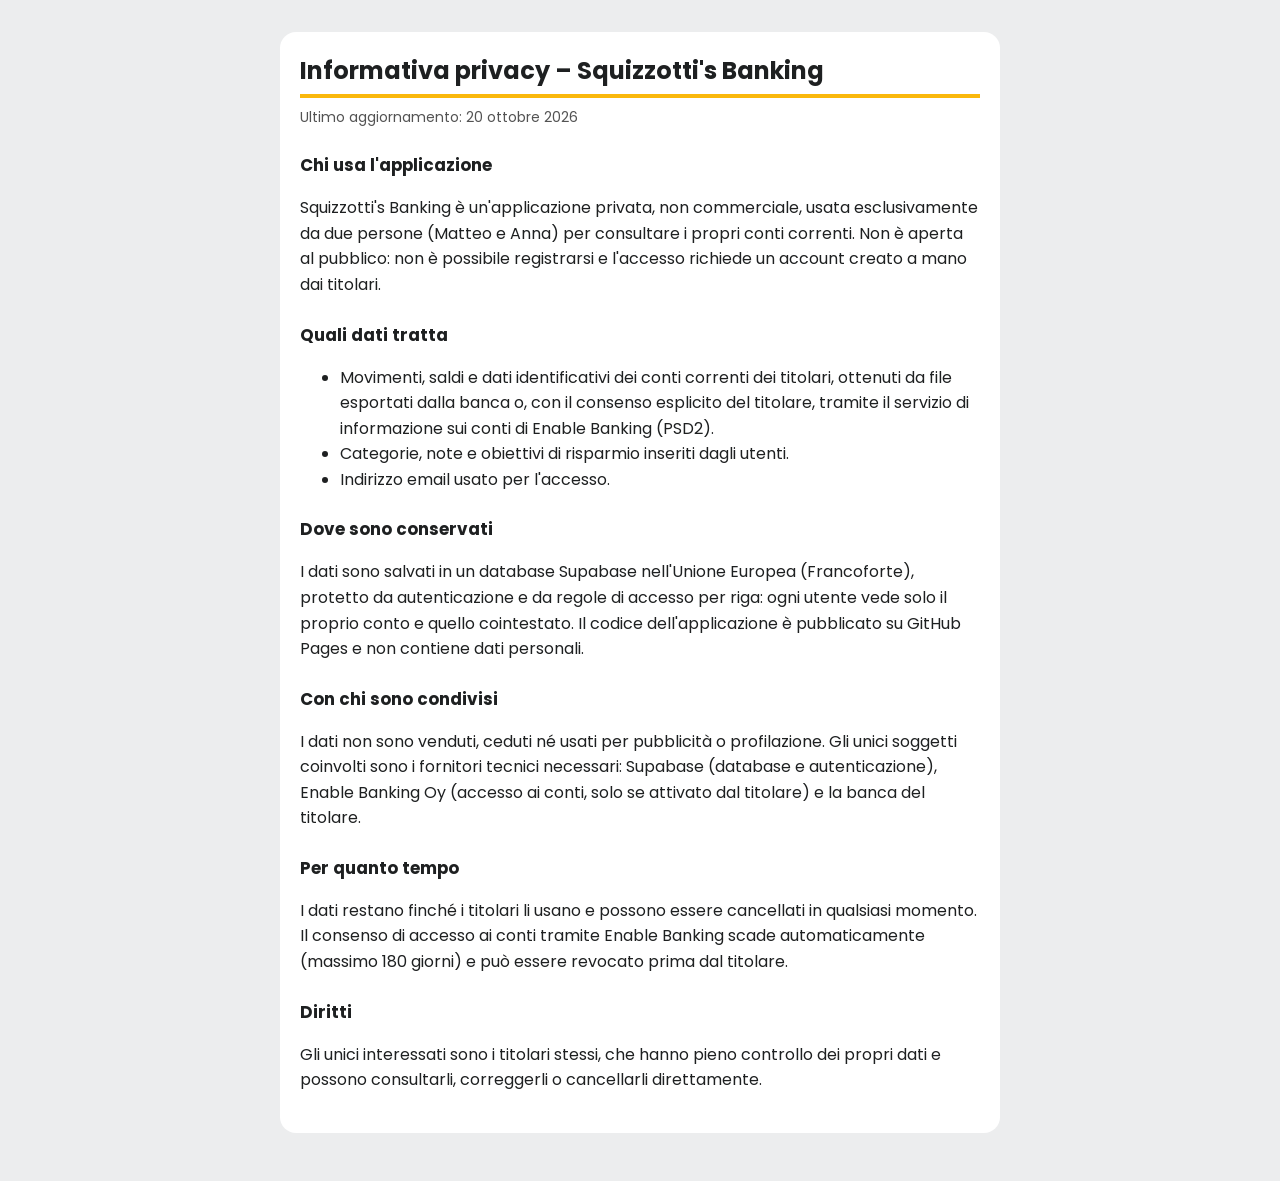
<file: privacy.html>
<!doctype html>
<html lang="it">
<head>
<meta charset="utf-8">
<meta name="viewport" content="width=device-width, initial-scale=1">
<link rel="icon" href="icons/icon.svg" type="image/svg+xml">
<link rel="stylesheet" href="https://fonts.googleapis.com/css2?family=Poppins:wght@400;600&display=swap">
<title>Informativa privacy</title>
<style>
:root{--bg:#ECEDEE;--surface:#fff;--ink:#1E2021;--muted:#535353;--yellow:#FAB80C}
@media (prefers-color-scheme:dark){:root{--bg:#121314;--surface:#1E2021;--ink:#ECEDEE;--muted:#B5B8BA}}
body{margin:0;background:var(--bg);color:var(--ink);font:400 16px/1.6 Poppins,system-ui,sans-serif}
main{max-width:720px;margin:0 auto;padding:32px 16px 48px}
article{background:var(--surface);border-radius:16px;padding:24px 20px}
h1{font-size:1.5rem;line-height:1.25;margin:0 0 4px;border-bottom:4px solid var(--yellow);padding-bottom:8px}
h2{font-size:1.05rem;margin:24px 0 4px}
p,li{color:var(--ink)} .meta{color:var(--muted);font-size:.875rem;margin:8px 0 0}
a{color:inherit}
</style>
</head>
<body>
<main><article>
<h1>Informativa privacy – Squizzotti's Banking</h1>
<p class="meta">Ultimo aggiornamento: 20 ottobre 2026</p>

<h2>Chi usa l'applicazione</h2>
<p>Squizzotti's Banking è un'applicazione privata, non commerciale, usata esclusivamente da due persone (Matteo e Anna) per consultare i propri conti correnti. Non è aperta al pubblico: non è possibile registrarsi e l'accesso richiede un account creato a mano dai titolari.</p>

<h2>Quali dati tratta</h2>
<ul>
<li>Movimenti, saldi e dati identificativi dei conti correnti dei titolari, ottenuti da file esportati dalla banca o, con il consenso esplicito del titolare, tramite il servizio di informazione sui conti di Enable Banking (PSD2).</li>
<li>Categorie, note e obiettivi di risparmio inseriti dagli utenti.</li>
<li>Indirizzo email usato per l'accesso.</li>
</ul>

<h2>Dove sono conservati</h2>
<p>I dati sono salvati in un database Supabase nell'Unione Europea (Francoforte), protetto da autenticazione e da regole di accesso per riga: ogni utente vede solo il proprio conto e quello cointestato. Il codice dell'applicazione è pubblicato su GitHub Pages e non contiene dati personali.</p>

<h2>Con chi sono condivisi</h2>
<p>I dati non sono venduti, ceduti né usati per pubblicità o profilazione. Gli unici soggetti coinvolti sono i fornitori tecnici necessari: Supabase (database e autenticazione), Enable Banking Oy (accesso ai conti, solo se attivato dal titolare) e la banca del titolare.</p>

<h2>Per quanto tempo</h2>
<p>I dati restano finché i titolari li usano e possono essere cancellati in qualsiasi momento. Il consenso di accesso ai conti tramite Enable Banking scade automaticamente (massimo 180 giorni) e può essere revocato prima dal titolare.</p>

<h2>Diritti</h2>
<p>Gli unici interessati sono i titolari stessi, che hanno pieno controllo dei propri dati e possono consultarli, correggerli o cancellarli direttamente.</p>
</article></main>
</body>
</html>
</file>
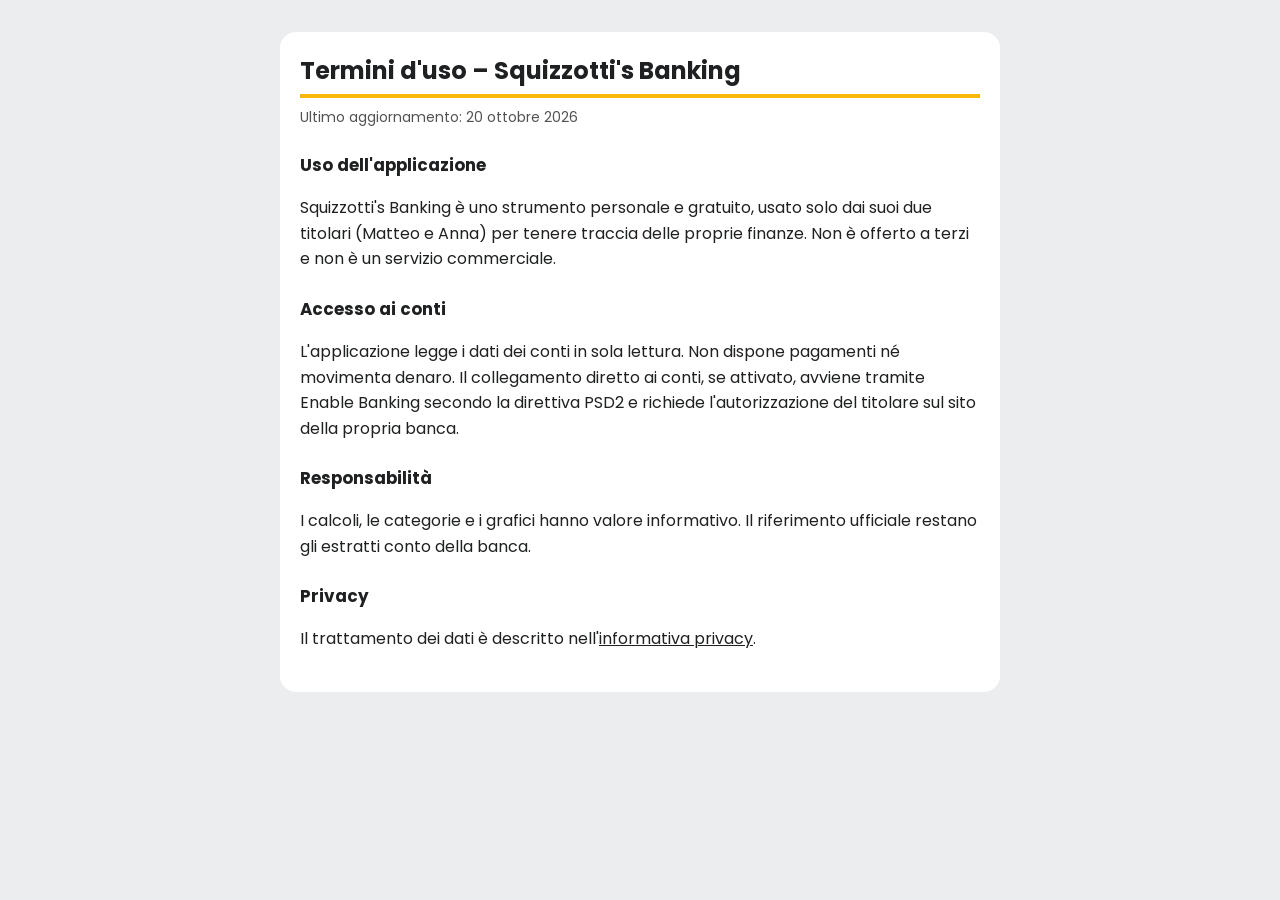
<file: termini.html>
<!doctype html>
<html lang="it">
<head>
<meta charset="utf-8">
<meta name="viewport" content="width=device-width, initial-scale=1">
<link rel="icon" href="icons/icon.svg" type="image/svg+xml">
<link rel="stylesheet" href="https://fonts.googleapis.com/css2?family=Poppins:wght@400;600&display=swap">
<title>Termini d'uso</title>
<style>
:root{--bg:#ECEDEE;--surface:#fff;--ink:#1E2021;--muted:#535353;--yellow:#FAB80C}
@media (prefers-color-scheme:dark){:root{--bg:#121314;--surface:#1E2021;--ink:#ECEDEE;--muted:#B5B8BA}}
body{margin:0;background:var(--bg);color:var(--ink);font:400 16px/1.6 Poppins,system-ui,sans-serif}
main{max-width:720px;margin:0 auto;padding:32px 16px 48px}
article{background:var(--surface);border-radius:16px;padding:24px 20px}
h1{font-size:1.5rem;line-height:1.25;margin:0 0 4px;border-bottom:4px solid var(--yellow);padding-bottom:8px}
h2{font-size:1.05rem;margin:24px 0 4px}
p,li{color:var(--ink)} .meta{color:var(--muted);font-size:.875rem;margin:8px 0 0}
a{color:inherit}
</style>
</head>
<body>
<main><article>
<h1>Termini d'uso – Squizzotti's Banking</h1>
<p class="meta">Ultimo aggiornamento: 20 ottobre 2026</p>

<h2>Uso dell'applicazione</h2>
<p>Squizzotti's Banking è uno strumento personale e gratuito, usato solo dai suoi due titolari (Matteo e Anna) per tenere traccia delle proprie finanze. Non è offerto a terzi e non è un servizio commerciale.</p>

<h2>Accesso ai conti</h2>
<p>L'applicazione legge i dati dei conti in sola lettura. Non dispone pagamenti né movimenta denaro. Il collegamento diretto ai conti, se attivato, avviene tramite Enable Banking secondo la direttiva PSD2 e richiede l'autorizzazione del titolare sul sito della propria banca.</p>

<h2>Responsabilità</h2>
<p>I calcoli, le categorie e i grafici hanno valore informativo. Il riferimento ufficiale restano gli estratti conto della banca.</p>

<h2>Privacy</h2>
<p>Il trattamento dei dati è descritto nell'<a href="privacy.html">informativa privacy</a>.</p>
</article></main>
</body>
</html>
</file>
